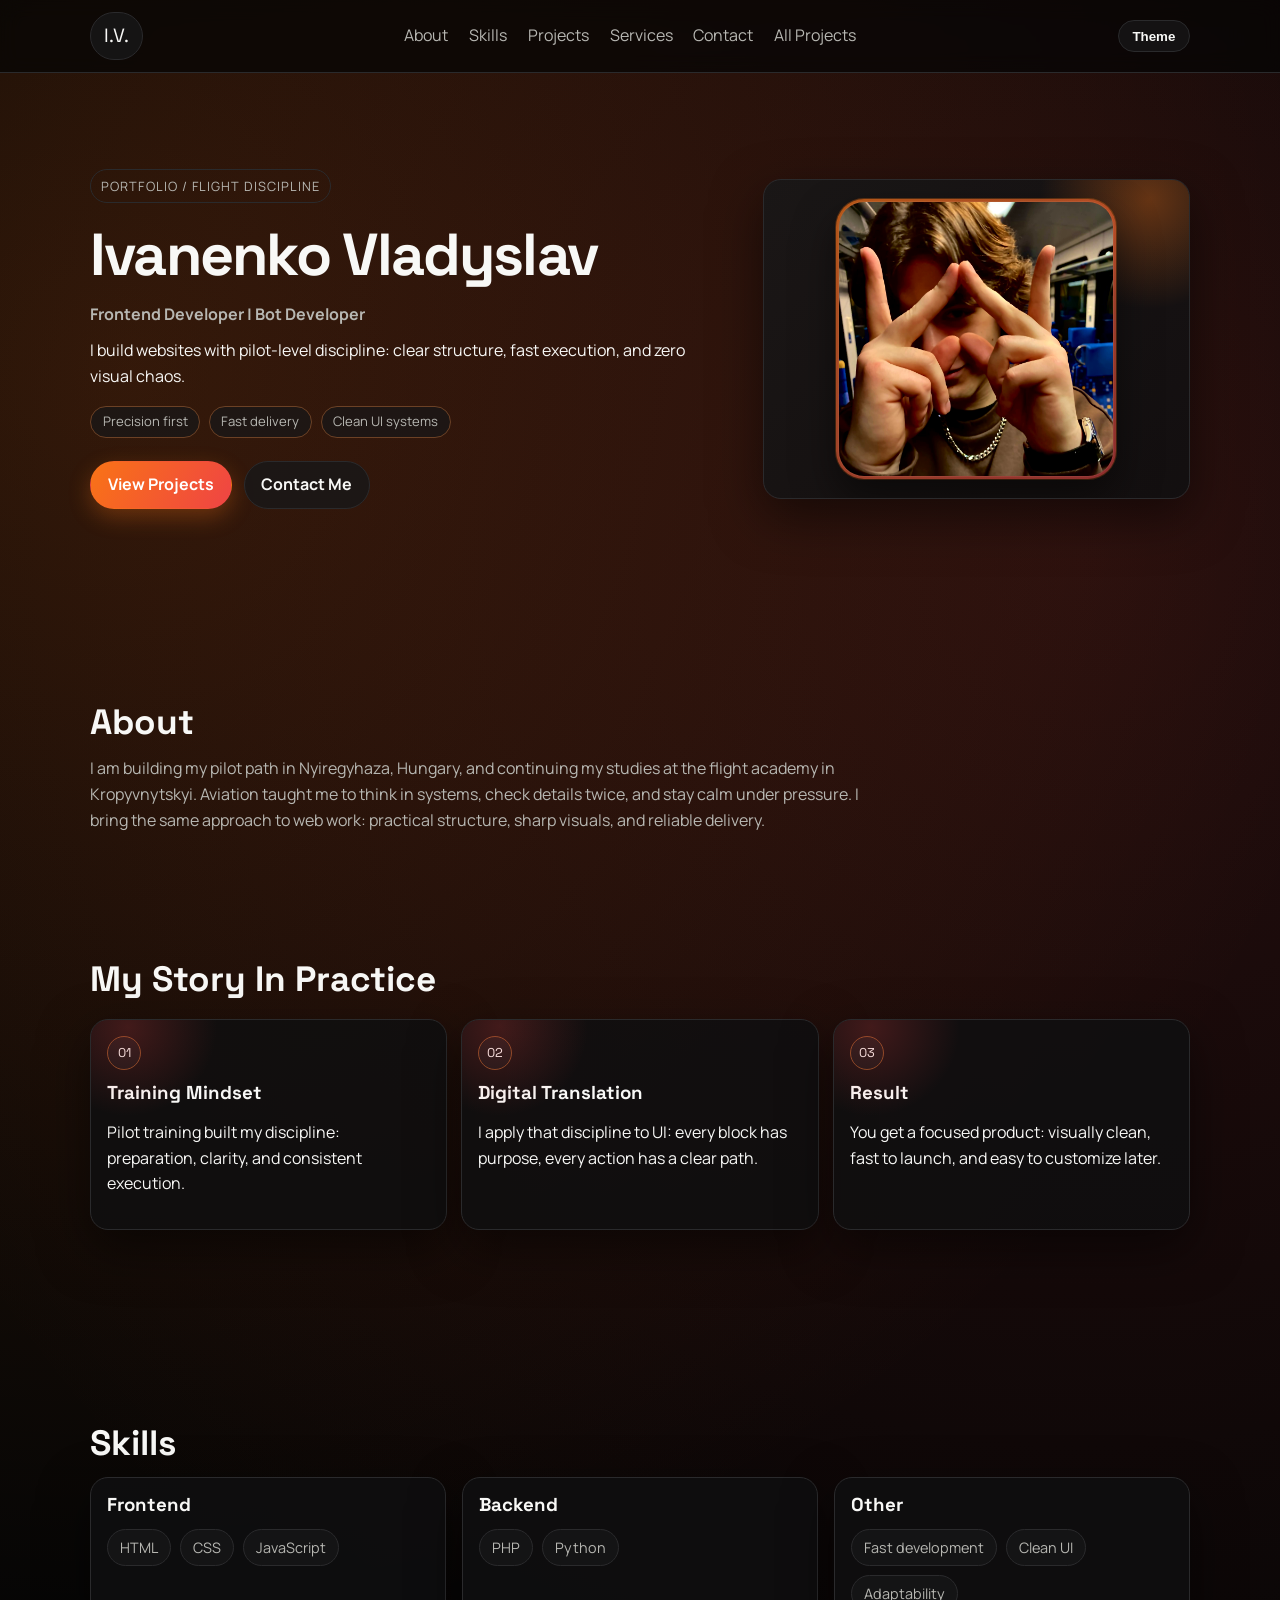
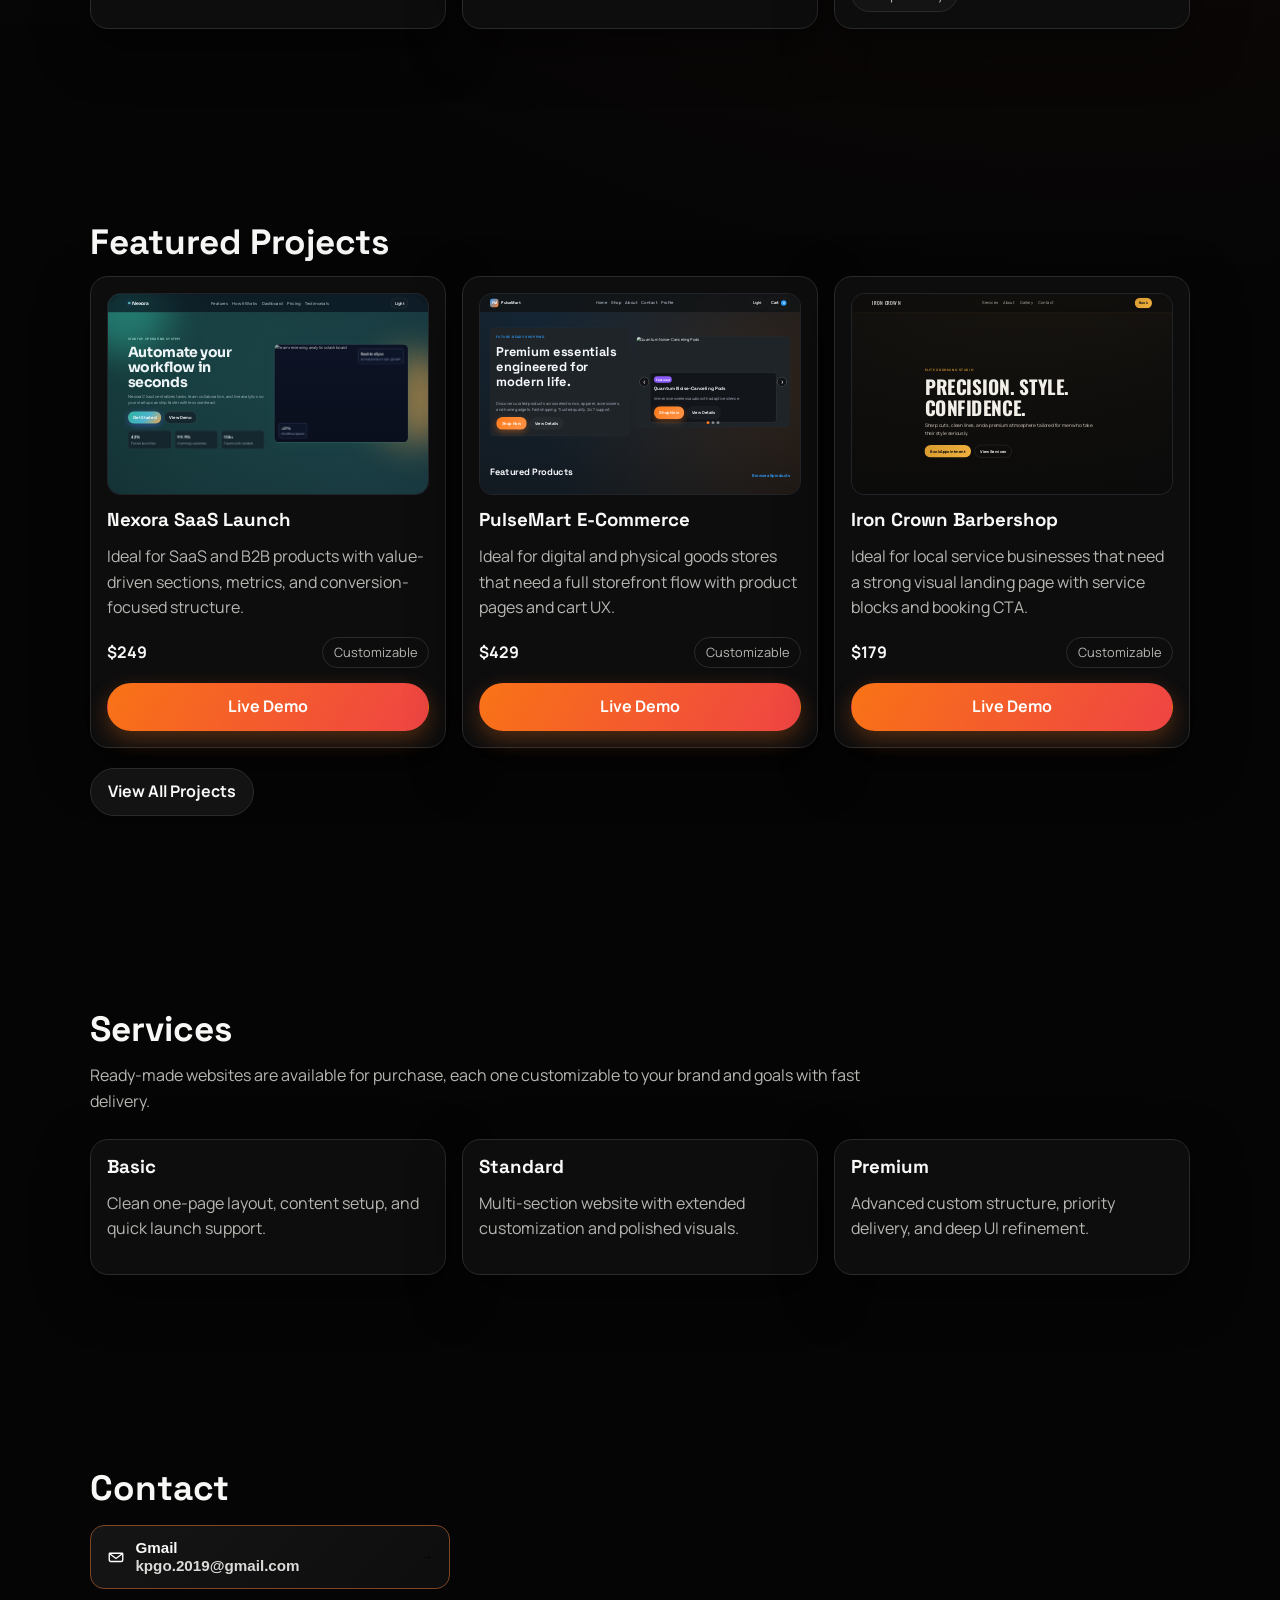
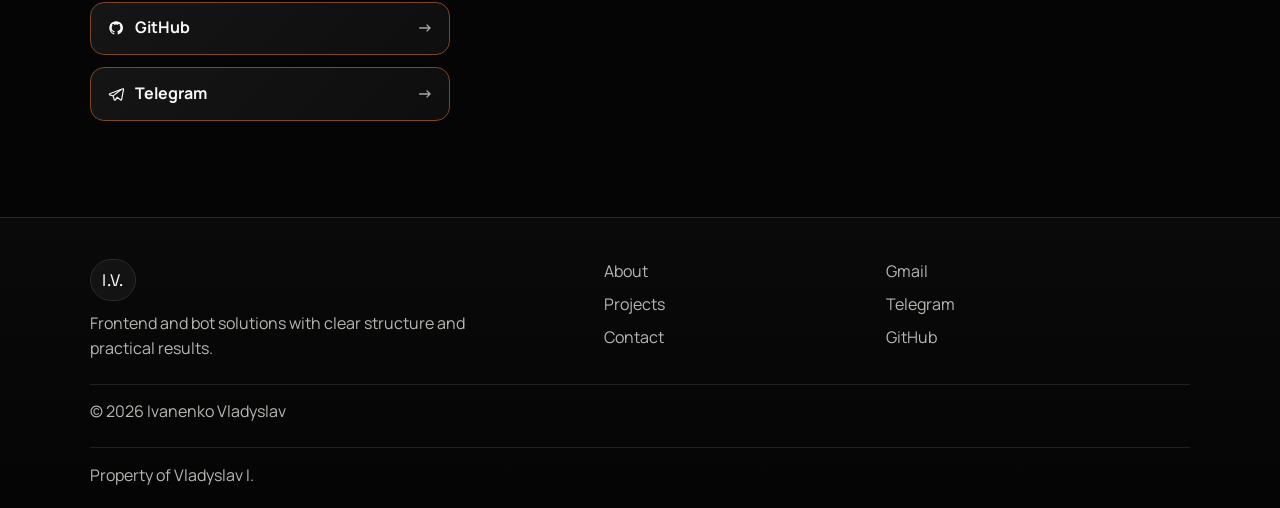
<file: PPAP/docs/Portfolio/index.html>
<!DOCTYPE html>
<html lang="en" data-theme="dark">
<head>
  <meta charset="UTF-8" />
  <meta name="viewport" content="width=device-width, initial-scale=1.0" />
  <title>Ivanenko Vladyslav | Frontend Developer</title>
  <meta name="description" content="Portfolio of Ivanenko Vladyslav - Frontend Developer and Bot Developer building fast, clean, customizable web products." />
  <meta name="keywords" content="Ivanenko Vladyslav, frontend developer, bot developer, portfolio, web products" />
  <meta name="author" content="Ivanenko Vladyslav" />
  <meta property="og:title" content="Ivanenko Vladyslav | Portfolio" />
  <meta property="og:description" content="I build fast, clean, and customizable web products." />
  <meta property="og:type" content="website" />
  <meta property="og:image" content="https://placehold.co/1200x630/0a0a0a/f97316?text=Ivanenko+Vladyslav+Portfolio" />
  <meta name="theme-color" content="#0a0d14" />
  <link rel="icon" href="data:image/svg+xml,%3Csvg xmlns='http://www.w3.org/2000/svg' viewBox='0 0 120 120'%3E%3Crect width='120' height='120' rx='26' fill='%23050505'/%3E%3Ctext x='60' y='74' text-anchor='middle' font-size='42' font-family='Arial,sans-serif' font-weight='700' fill='%23f97316'%3EI.V.%3C/text%3E%3C/svg%3E" />
  <link rel="preconnect" href="https://fonts.googleapis.com" />
  <link rel="preconnect" href="https://fonts.gstatic.com" crossorigin />
  <link href="https://fonts.googleapis.com/css2?family=Manrope:wght@400;500;700;800&family=Space+Grotesk:wght@500;700&display=swap" rel="stylesheet" />
  <link rel="stylesheet" href="style.css" />
</head>
<body>
  <header class="site-header">
    <div class="container nav-wrap">
      <a href="index.html" class="logo">I.V.</a>
      <nav class="nav" id="site-nav" aria-label="Main navigation">
        <a href="#about">About</a>
        <a href="#skills">Skills</a>
        <a href="#featured-projects">Projects</a>
        <a href="#services">Services</a>
        <a href="#contact">Contact</a>
        <a href="projects.html">All Projects</a>
      </nav>
      <div class="header-actions">
        <button class="theme-toggle" id="theme-toggle" type="button" aria-label="Toggle dark mode">Theme</button>
        <button class="nav-toggle" id="nav-toggle" type="button" aria-label="Toggle menu">Menu</button>
      </div>
    </div>
  </header>

  <main>
    <section class="hero section reveal" id="top">
      <div class="container hero-grid">
        <div class="hero-content">
          <p class="eyebrow">Portfolio / Flight Discipline</p>
          <h1>Ivanenko Vladyslav</h1>
          <p class="role">Frontend Developer | Bot Developer</p>
          <p class="tagline">I build websites with pilot-level discipline: clear structure, fast execution, and zero visual chaos.</p>
          <div class="hero-highlights" aria-label="Work principles">
            <span>Precision first</span>
            <span>Fast delivery</span>
            <span>Clean UI systems</span>
          </div>
          <div class="hero-buttons">
            <a class="btn btn-primary" href="projects.html">View Projects</a>
            <a class="btn btn-ghost" href="#contact">Contact Me</a>
          </div>
        </div>
        <div class="profile-card">
          <div class="avatar-shell">
            <img class="avatar-placeholder" src="photo_2026-03-20_23-18-55.jpg" alt="Ivanenko Vladyslav profile photo" />
          </div>
        </div>
      </div>
    </section>

    <section class="section reveal" id="about">
      <div class="container">
        <h2>About</h2>
        <p class="section-text">
          I am building my pilot path in Nyiregyhaza, Hungary, and continuing my studies at the flight academy in Kropyvnytskyi.
          Aviation taught me to think in systems, check details twice, and stay calm under pressure.
          I bring the same approach to web work: practical structure, sharp visuals, and reliable delivery.
        </p>
      </div>
    </section>

    <section class="section story-strip reveal" id="story">
      <div class="container">
        <h2>My Story In Practice</h2>
        <div class="story-grid">
          <article class="story-card card">
            <span class="story-step">01</span>
            <h3>Training Mindset</h3>
            <p>Pilot training built my discipline: preparation, clarity, and consistent execution.</p>
          </article>
          <article class="story-card card">
            <span class="story-step">02</span>
            <h3>Digital Translation</h3>
            <p>I apply that discipline to UI: every block has purpose, every action has a clear path.</p>
          </article>
          <article class="story-card card">
            <span class="story-step">03</span>
            <h3>Result</h3>
            <p>You get a focused product: visually clean, fast to launch, and easy to customize later.</p>
          </article>
        </div>
      </div>
    </section>

    <section class="section reveal" id="skills">
      <div class="container">
        <h2>Skills</h2>
        <div class="skill-groups">
          <article class="skill-group card">
            <h3>Frontend</h3>
            <div class="tags">
              <span>HTML</span>
              <span>CSS</span>
              <span>JavaScript</span>
            </div>
          </article>
          <article class="skill-group card">
            <h3>Backend</h3>
            <div class="tags">
              <span>PHP</span>
              <span>Python</span>
            </div>
          </article>
          <article class="skill-group card">
            <h3>Other</h3>
            <div class="tags">
              <span>Fast development</span>
              <span>Clean UI</span>
              <span>Adaptability</span>
            </div>
          </article>
        </div>
      </div>
    </section>

    <section class="section reveal" id="featured-projects">
      <div class="container">
        <div class="section-head">
          <h2>Featured Projects</h2>
        </div>
        <div class="projects-grid">
          <article class="project-card card">
            <div class="preview-frame" aria-hidden="true">
              <iframe src="../SaaS/index.html" title="SaaS startup template preview" loading="lazy" tabindex="-1"></iframe>
            </div>
            <h3>Nexora SaaS Launch</h3>
            <p>Ideal for SaaS and B2B products with value-driven sections, metrics, and conversion-focused structure.</p>
            <div class="project-meta">
              <strong>$249</strong>
              <span class="pill">Customizable</span>
            </div>
            <a class="btn btn-small" href="../SaaS/index.html" target="_blank" rel="noopener noreferrer">Live Demo</a>
          </article>
          <article class="project-card card">
            <div class="preview-frame" aria-hidden="true">
              <iframe src="../Full%20E-commerce/index.html" title="E-commerce store template preview" loading="lazy" tabindex="-1"></iframe>
            </div>
            <h3>PulseMart E-Commerce</h3>
            <p>Ideal for digital and physical goods stores that need a full storefront flow with product pages and cart UX.</p>
            <div class="project-meta">
              <strong>$429</strong>
              <span class="pill">Customizable</span>
            </div>
            <a class="btn btn-small" href="../Full%20E-commerce/index.html" target="_blank" rel="noopener noreferrer">Live Demo</a>
          </article>
          <article class="project-card card">
            <div class="preview-frame" aria-hidden="true">
              <iframe src="../Barbershop%20Landing/index.html" title="Barbershop landing preview" loading="lazy" tabindex="-1"></iframe>
            </div>
            <h3>Iron Crown Barbershop</h3>
            <p>Ideal for local service businesses that need a strong visual landing page with service blocks and booking CTA.</p>
            <div class="project-meta">
              <strong>$179</strong>
              <span class="pill">Customizable</span>
            </div>
            <a class="btn btn-small" href="../Barbershop%20Landing/index.html" target="_blank" rel="noopener noreferrer">Live Demo</a>
          </article>
        </div>
        <a class="btn btn-ghost section-button" href="projects.html">View All Projects</a>
      </div>
    </section>

    <section class="section reveal" id="services">
      <div class="container">
        <h2>Services</h2>
        <p class="section-text">
          Ready-made websites are available for purchase, each one customizable to your brand and goals with fast delivery.
        </p>
        <div class="pricing-grid">
          <article class="price-card card">
            <h3>Basic</h3>
            <p>Clean one-page layout, content setup, and quick launch support.</p>
          </article>
          <article class="price-card card">
            <h3>Standard</h3>
            <p>Multi-section website with extended customization and polished visuals.</p>
          </article>
          <article class="price-card card">
            <h3>Premium</h3>
            <p>Advanced custom structure, priority delivery, and deep UI refinement.</p>
          </article>
        </div>
      </div>
    </section>

    <section class="section reveal" id="contact">
      <div class="container">
        <h2>Contact</h2>
        <div class="contact-actions">
          <button class="btn contact-link" type="button" data-copy-email="kpgo.2019@gmail.com" aria-label="Copy Gmail address">
            <span class="contact-label-wrap">
              <svg class="contact-icon contact-icon-mail" viewBox="0 0 24 24" aria-hidden="true">
                <path d="M4 7h16a1 1 0 0 1 1 1v8a2 2 0 0 1-2 2H5a2 2 0 0 1-2-2V8a1 1 0 0 1 1-1z" fill="none" stroke="currentColor" stroke-width="1.8" />
                <path d="m4 8 8 6 8-6" fill="none" stroke="currentColor" stroke-width="1.8" />
              </svg>
              <span class="contact-text-stack">
                <span class="contact-main-label">Gmail</span>
                <span class="contact-email-text">kpgo.2019@gmail.com</span>
              </span>
            </span>
            <span class="contact-arrow" aria-hidden="true">→</span>
          </button>
          <a class="btn contact-link" href="https://github.com/Kpolish228?tab=overview&from=2026-03-01&to=2026-03-20" target="_blank" rel="noopener noreferrer">
            <span class="contact-label-wrap">
              <svg class="contact-icon" viewBox="0 0 24 24" aria-hidden="true">
                <path d="M12 3a9 9 0 0 0-2.84 17.54c.45.08.62-.2.62-.46v-1.6c-2.53.55-3.06-1.1-3.06-1.1a2.4 2.4 0 0 0-1-1.32c-.82-.56.06-.55.06-.55a1.9 1.9 0 0 1 1.39.94 1.96 1.96 0 0 0 2.66.77 1.94 1.94 0 0 1 .58-1.24c-2.02-.23-4.15-1.01-4.15-4.48a3.47 3.47 0 0 1 .93-2.42 3.2 3.2 0 0 1 .09-2.39s.76-.24 2.5.92a8.6 8.6 0 0 1 4.55 0c1.73-1.16 2.5-.92 2.5-.92a3.2 3.2 0 0 1 .09 2.39 3.47 3.47 0 0 1 .93 2.42c0 3.48-2.14 4.24-4.17 4.47a2.17 2.17 0 0 1 .62 1.69v2.52c0 .26.17.54.63.45A9 9 0 0 0 12 3z" fill="currentColor" />
              </svg>
              <span>GitHub</span>
            </span>
            <span class="contact-arrow" aria-hidden="true">→</span>
          </a>
          <a class="btn contact-link" href="https://t.me/EsShift" target="_blank" rel="noopener noreferrer">
            <span class="contact-label-wrap">
              <svg class="contact-icon" viewBox="0 0 24 24" aria-hidden="true">
                <path d="M21 5 3.6 11.7a.75.75 0 0 0 .06 1.42l4.43 1.4 1.64 5.2a.76.76 0 0 0 1.37.17l2.5-3.42 4.67 3.45a.75.75 0 0 0 1.18-.42L22 5.97A.75.75 0 0 0 21 5z" fill="none" stroke="currentColor" stroke-width="1.6" />
                <path d="m8.15 14.5 10.74-8.47" fill="none" stroke="currentColor" stroke-width="1.6" />
              </svg>
              <span>Telegram</span>
            </span>
            <span class="contact-arrow" aria-hidden="true">→</span>
          </a>
        </div>
      </div>
    </section>
  </main>

  <footer class="site-footer">
    <div class="container footer-grid">
      <div class="footer-brand">
        <a href="index.html" class="footer-logo">I.V.</a>
        <p>Frontend and bot solutions with clear structure and practical results.</p>
      </div>
      <nav class="footer-nav" aria-label="Footer navigation">
        <a href="#about">About</a>
        <a href="#featured-projects">Projects</a>
        <a href="#contact">Contact</a>
      </nav>
      <div class="footer-links">
        <a href="#" data-copy-email="kpgo.2019@gmail.com">Gmail</a>
        <a href="https://t.me/EsShift" target="_blank" rel="noopener noreferrer">Telegram</a>
        <a href="https://github.com/Kpolish228?tab=overview&from=2026-03-01&to=2026-03-20" target="_blank" rel="noopener noreferrer">GitHub</a>
      </div>
      <p class="footer-copy">© <span data-current-year></span> Ivanenko Vladyslav</p>
      <p class="footer-copy">Property of Vladyslav I.</p>
    </div>
  </footer>

  <script src="script.js"></script>
</body>
</html>
</file>
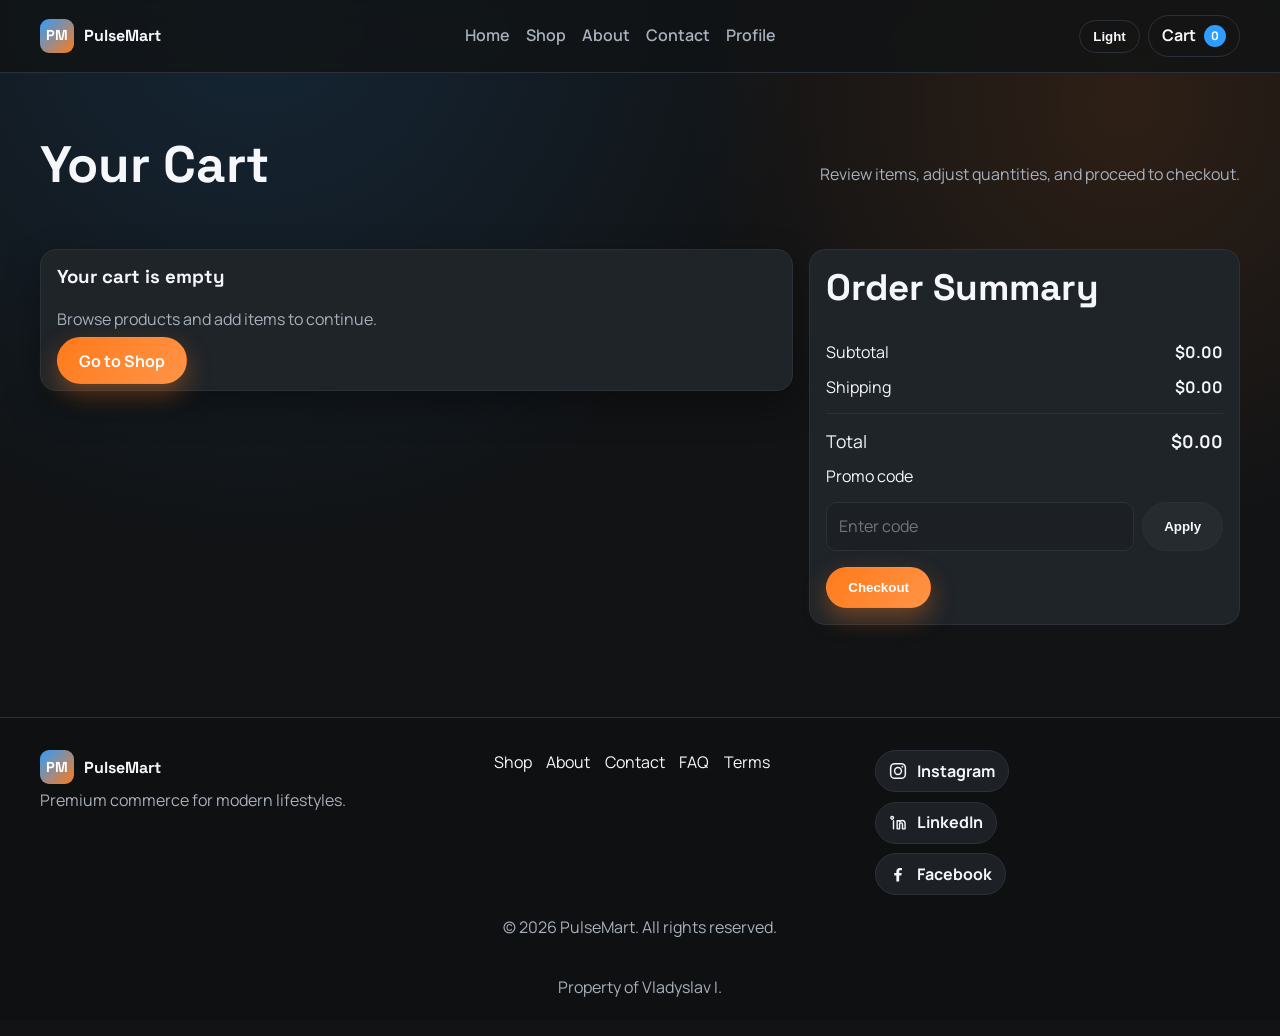
<file: PPAP/docs/Full E-commerce/cart.html>
<!DOCTYPE html>
<html lang="en">
<head>
  <meta charset="UTF-8" />
  <meta name="viewport" content="width=device-width, initial-scale=1.0" />
  <meta name="description" content="Review your cart, edit quantities, apply promo codes, and checkout on PulseMart." />
  <meta name="keywords" content="cart, checkout, ecommerce" />
  <meta name="author" content="PulseMart" />
  <meta name="theme-color" content="#111315" />
  <title>Cart | PulseMart</title>
  <link rel="icon" type="image/png" href="https://picsum.photos/seed/pulsemart-favicon/64/64" />
  <link rel="preconnect" href="https://fonts.googleapis.com" />
  <link rel="preconnect" href="https://fonts.gstatic.com" crossorigin />
  <link href="https://fonts.googleapis.com/css2?family=Space+Grotesk:wght@400;500;700&family=Manrope:wght@400;600;700;800&display=swap" rel="stylesheet" />
  <link rel="stylesheet" href="style.css" />
</head>
<body data-page="cart">
  <header class="site-header">
    <nav class="navbar container" aria-label="Main navigation">
      <a href="index.html" class="logo" aria-label="PulseMart Home"><span class="logo-mark">PM</span><span>PulseMart</span></a>
      <button class="menu-toggle" id="menuToggle" aria-label="Toggle menu" aria-expanded="false" aria-controls="mobileMenu"><span></span><span></span><span></span></button>
      <ul class="menu" id="desktopMenu">
        <li><a href="index.html">Home</a></li>
        <li><a href="products.html">Shop</a></li>
        <li><a href="index.html#about">About</a></li>
        <li><a href="index.html#contact">Contact</a></li>
        <li><a href="profile.html">Profile</a></li>
      </ul>
      <div class="nav-actions">
        <button class="theme-toggle" id="themeToggle" aria-label="Toggle dark or light mode">Theme</button>
        <a href="cart.html" class="cart-link" aria-label="View cart">Cart <span class="cart-count" id="cartCount">0</span></a>
      </div>
    </nav>
    <div class="mobile-menu" id="mobileMenu">
      <a href="index.html">Home</a>
      <a href="products.html">Shop</a>
      <a href="index.html#about">About</a>
      <a href="index.html#contact">Contact</a>
      <a href="profile.html">Profile</a>
      <a href="cart.html">Cart</a>
    </div>
  </header>

  <main class="section container">
    <div class="section-head reveal">
      <h1>Your Cart</h1>
      <p>Review items, adjust quantities, and proceed to checkout.</p>
    </div>

    <div class="cart-layout">
      <section id="cartItems" class="cart-items reveal" aria-label="Cart items"></section>

      <aside class="order-summary reveal">
        <h2>Order Summary</h2>
        <div class="summary-row"><span>Subtotal</span><strong id="subtotal">$0.00</strong></div>
        <div class="summary-row"><span>Shipping</span><strong id="shipping">$0.00</strong></div>
        <div class="summary-row total"><span>Total</span><strong id="total">$0.00</strong></div>

        <label for="promoCode">Promo code</label>
        <div class="promo-wrap">
          <input type="text" id="promoCode" placeholder="Enter code" />
          <button class="btn btn-ghost" id="applyPromo">Apply</button>
        </div>

        <button class="btn btn-primary" id="checkoutBtn">Checkout</button>
      </aside>
    </div>
  </main>

  <footer class="site-footer">
    <div class="container footer-grid">
      <div>
        <a href="index.html" class="logo"><span class="logo-mark">PM</span><span>PulseMart</span></a>
        <p>Premium commerce for modern lifestyles.</p>
      </div>
      <div class="footer-links">
        <a href="products.html">Shop</a>
        <a href="index.html#about">About</a>
        <a href="index.html#contact">Contact</a>
        <a href="#">FAQ</a>
        <a href="#">Terms</a>
      </div>
      <div class="footer-socials">
        <a class="social-btn" href="https://www.instagram.com/" target="_blank" rel="noopener noreferrer" aria-label="Instagram">
          <span class="social-icon" aria-hidden="true">
            <svg viewBox="0 0 24 24" fill="none" xmlns="http://www.w3.org/2000/svg"><rect x="3.2" y="3.2" width="17.6" height="17.6" rx="5" stroke="currentColor" stroke-width="1.8"/><circle cx="12" cy="12" r="4.1" stroke="currentColor" stroke-width="1.8"/><circle cx="17.3" cy="6.8" r="1.1" fill="currentColor"/></svg>
          </span>
          <span>Instagram</span>
        </a>
        <a class="social-btn" href="https://www.linkedin.com/" target="_blank" rel="noopener noreferrer" aria-label="LinkedIn">
          <span class="social-icon" aria-hidden="true">
            <svg viewBox="0 0 24 24" fill="none" xmlns="http://www.w3.org/2000/svg"><path d="M6.6 9.2V19M6.6 5.8a1.6 1.6 0 1 0 0 .01V5.8ZM11 19V9.2h3v1.4c.5-.9 1.6-1.6 3.1-1.6 2.2 0 3.4 1.5 3.4 4.2V19h-3.1v-5.2c0-1.2-.4-2-1.6-2-.9 0-1.5.6-1.8 1.2-.1.2-.1.5-.1.8V19H11Z" stroke="currentColor" stroke-width="1.7" stroke-linecap="round" stroke-linejoin="round"/></svg>
          </span>
          <span>LinkedIn</span>
        </a>
        <a class="social-btn" href="https://www.facebook.com/" target="_blank" rel="noopener noreferrer" aria-label="Facebook">
          <span class="social-icon" aria-hidden="true">
            <svg viewBox="0 0 24 24" fill="none" xmlns="http://www.w3.org/2000/svg"><path d="M13.4 21v-7.2h2.6l.4-2.9h-3v-1.9c0-.9.3-1.5 1.6-1.5h1.7V4.9c-.3 0-1.3-.1-2.5-.1-2.5 0-4.2 1.5-4.2 4.3v1.8H7.5v2.9H10V21h3.4z" fill="currentColor"/></svg>
          </span>
          <span>Facebook</span>
        </a>
      </div>
    </div>
    <p class="copyright">&copy; <span id="year"></span> PulseMart. All rights reserved.</p>
    <p class="copyright">Property of Vladyslav I.</p>
  </footer>

  <script src="script.js"></script>
</body>
</html>
</file>
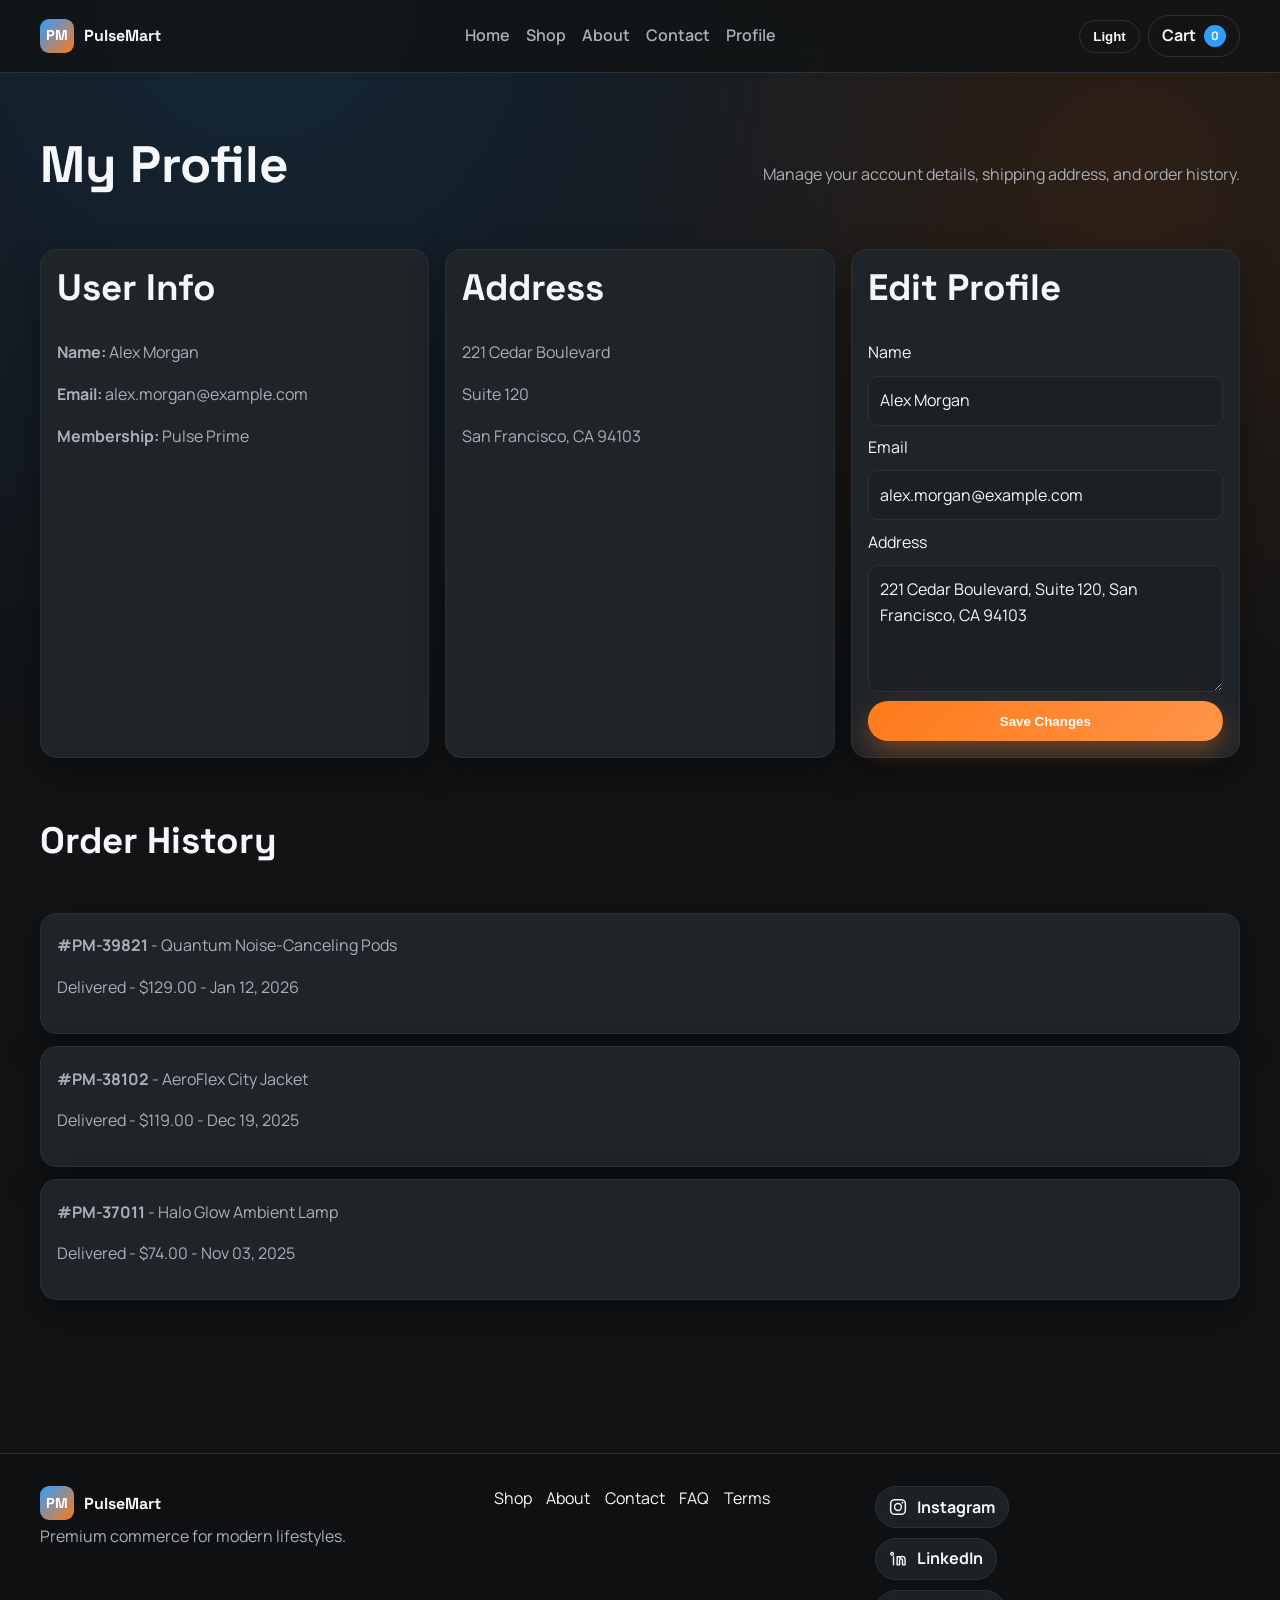
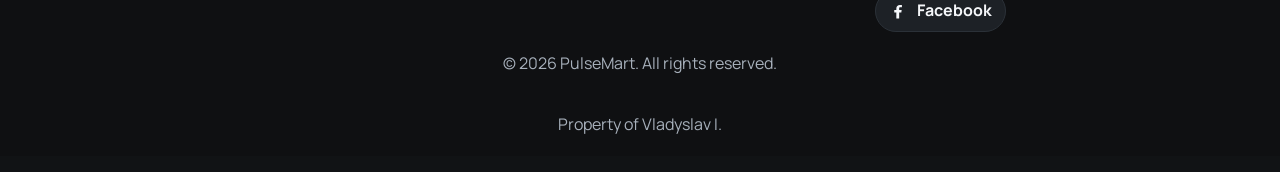
<file: PPAP/docs/Full E-commerce/profile.html>
<!DOCTYPE html>
<html lang="en">
<head>
  <meta charset="UTF-8" />
  <meta name="viewport" content="width=device-width, initial-scale=1.0" />
  <meta name="description" content="Manage your account, orders, and saved address on PulseMart." />
  <meta name="keywords" content="profile, orders, account" />
  <meta name="author" content="PulseMart" />
  <meta name="theme-color" content="#111315" />
  <title>Profile | PulseMart</title>
  <link rel="icon" type="image/png" href="https://picsum.photos/seed/pulsemart-favicon/64/64" />
  <link rel="preconnect" href="https://fonts.googleapis.com" />
  <link rel="preconnect" href="https://fonts.gstatic.com" crossorigin />
  <link href="https://fonts.googleapis.com/css2?family=Space+Grotesk:wght@400;500;700&family=Manrope:wght@400;600;700;800&display=swap" rel="stylesheet" />
  <link rel="stylesheet" href="style.css" />
</head>
<body data-page="profile">
  <header class="site-header">
    <nav class="navbar container" aria-label="Main navigation">
      <a href="index.html" class="logo" aria-label="PulseMart Home"><span class="logo-mark">PM</span><span>PulseMart</span></a>
      <button class="menu-toggle" id="menuToggle" aria-label="Toggle menu" aria-expanded="false" aria-controls="mobileMenu"><span></span><span></span><span></span></button>
      <ul class="menu" id="desktopMenu">
        <li><a href="index.html">Home</a></li>
        <li><a href="products.html">Shop</a></li>
        <li><a href="index.html#about">About</a></li>
        <li><a href="index.html#contact">Contact</a></li>
        <li><a href="profile.html">Profile</a></li>
      </ul>
      <div class="nav-actions">
        <button class="theme-toggle" id="themeToggle" aria-label="Toggle dark or light mode">Theme</button>
        <a href="cart.html" class="cart-link" aria-label="View cart">Cart <span class="cart-count" id="cartCount">0</span></a>
      </div>
    </nav>
    <div class="mobile-menu" id="mobileMenu">
      <a href="index.html">Home</a>
      <a href="products.html">Shop</a>
      <a href="index.html#about">About</a>
      <a href="index.html#contact">Contact</a>
      <a href="profile.html">Profile</a>
      <a href="cart.html">Cart</a>
    </div>
  </header>

  <main class="section container">
    <div class="section-head reveal">
      <h1>My Profile</h1>
      <p>Manage your account details, shipping address, and order history.</p>
    </div>

    <section class="profile-grid">
      <article class="panel reveal">
        <h2>User Info</h2>
        <p><strong>Name:</strong> Alex Morgan</p>
        <p><strong>Email:</strong> alex.morgan@example.com</p>
        <p><strong>Membership:</strong> Pulse Prime</p>
      </article>

      <article class="panel reveal">
        <h2>Address</h2>
        <p>221 Cedar Boulevard</p>
        <p>Suite 120</p>
        <p>San Francisco, CA 94103</p>
      </article>

      <article class="panel reveal profile-edit">
        <h2>Edit Profile</h2>
        <form id="profileForm">
          <label for="profileName">Name</label>
          <input id="profileName" type="text" value="Alex Morgan" />
          <label for="profileEmail">Email</label>
          <input id="profileEmail" type="email" value="alex.morgan@example.com" />
          <label for="profileAddress">Address</label>
          <textarea id="profileAddress" rows="4">221 Cedar Boulevard, Suite 120, San Francisco, CA 94103</textarea>
          <button type="submit" class="btn btn-primary">Save Changes</button>
        </form>
      </article>
    </section>

    <section class="section">
      <div class="section-head reveal"><h2>Order History</h2></div>
      <div class="order-list reveal">
        <article class="order-item">
          <p><strong>#PM-39821</strong> - Quantum Noise-Canceling Pods</p>
          <p>Delivered - $129.00 - Jan 12, 2026</p>
        </article>
        <article class="order-item">
          <p><strong>#PM-38102</strong> - AeroFlex City Jacket</p>
          <p>Delivered - $119.00 - Dec 19, 2025</p>
        </article>
        <article class="order-item">
          <p><strong>#PM-37011</strong> - Halo Glow Ambient Lamp</p>
          <p>Delivered - $74.00 - Nov 03, 2025</p>
        </article>
      </div>
    </section>
  </main>

  <footer class="site-footer">
    <div class="container footer-grid">
      <div>
        <a href="index.html" class="logo"><span class="logo-mark">PM</span><span>PulseMart</span></a>
        <p>Premium commerce for modern lifestyles.</p>
      </div>
      <div class="footer-links">
        <a href="products.html">Shop</a>
        <a href="index.html#about">About</a>
        <a href="index.html#contact">Contact</a>
        <a href="#">FAQ</a>
        <a href="#">Terms</a>
      </div>
      <div class="footer-socials">
        <a class="social-btn" href="https://www.instagram.com/" target="_blank" rel="noopener noreferrer" aria-label="Instagram">
          <span class="social-icon" aria-hidden="true">
            <svg viewBox="0 0 24 24" fill="none" xmlns="http://www.w3.org/2000/svg"><rect x="3.2" y="3.2" width="17.6" height="17.6" rx="5" stroke="currentColor" stroke-width="1.8"/><circle cx="12" cy="12" r="4.1" stroke="currentColor" stroke-width="1.8"/><circle cx="17.3" cy="6.8" r="1.1" fill="currentColor"/></svg>
          </span>
          <span>Instagram</span>
        </a>
        <a class="social-btn" href="https://www.linkedin.com/" target="_blank" rel="noopener noreferrer" aria-label="LinkedIn">
          <span class="social-icon" aria-hidden="true">
            <svg viewBox="0 0 24 24" fill="none" xmlns="http://www.w3.org/2000/svg"><path d="M6.6 9.2V19M6.6 5.8a1.6 1.6 0 1 0 0 .01V5.8ZM11 19V9.2h3v1.4c.5-.9 1.6-1.6 3.1-1.6 2.2 0 3.4 1.5 3.4 4.2V19h-3.1v-5.2c0-1.2-.4-2-1.6-2-.9 0-1.5.6-1.8 1.2-.1.2-.1.5-.1.8V19H11Z" stroke="currentColor" stroke-width="1.7" stroke-linecap="round" stroke-linejoin="round"/></svg>
          </span>
          <span>LinkedIn</span>
        </a>
        <a class="social-btn" href="https://www.facebook.com/" target="_blank" rel="noopener noreferrer" aria-label="Facebook">
          <span class="social-icon" aria-hidden="true">
            <svg viewBox="0 0 24 24" fill="none" xmlns="http://www.w3.org/2000/svg"><path d="M13.4 21v-7.2h2.6l.4-2.9h-3v-1.9c0-.9.3-1.5 1.6-1.5h1.7V4.9c-.3 0-1.3-.1-2.5-.1-2.5 0-4.2 1.5-4.2 4.3v1.8H7.5v2.9H10V21h3.4z" fill="currentColor"/></svg>
          </span>
          <span>Facebook</span>
        </a>
      </div>
    </div>
    <p class="copyright">&copy; <span id="year"></span> PulseMart. All rights reserved.</p>
    <p class="copyright">Property of Vladyslav I.</p>
  </footer>

  <script src="script.js"></script>
</body>
</html>
</file>
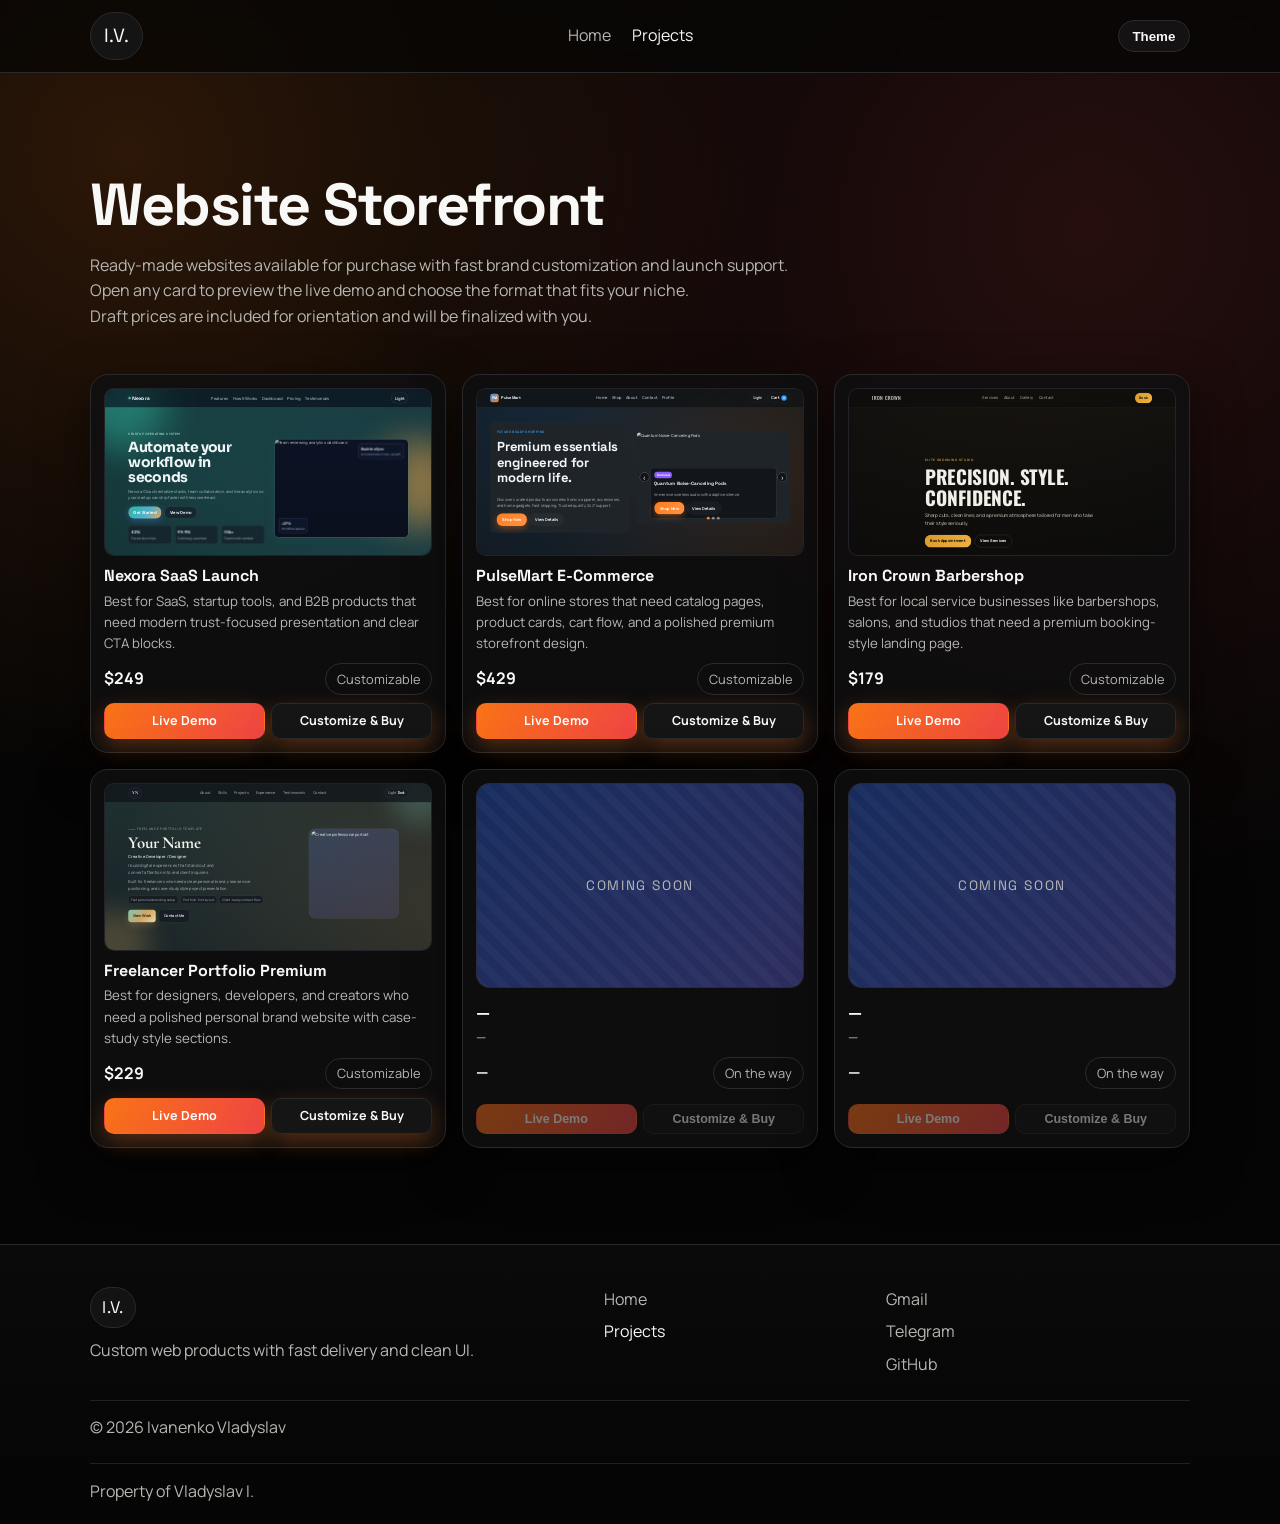
<file: PPAP/docs/Portfolio/projects.html>
<!DOCTYPE html>
<html lang="en" data-theme="dark">
<head>
  <meta charset="UTF-8" />
  <meta name="viewport" content="width=device-width, initial-scale=1.0" />
  <title>Projects | Ivanenko Vladyslav</title>
  <meta name="description" content="Ready-made web projects by Vladyslav I. with customization and fast delivery." />
  <meta name="keywords" content="web projects, portfolio, customization, frontend, developer" />
  <meta name="author" content="Ivanenko Vladyslav" />
  <meta property="og:title" content="Projects | Ivanenko Vladyslav" />
  <meta property="og:description" content="Ready-made web products you can purchase and customize." />
  <meta property="og:type" content="website" />
  <meta name="theme-color" content="#0a0d14" />
  <link rel="icon" href="data:image/svg+xml,%3Csvg xmlns='http://www.w3.org/2000/svg' viewBox='0 0 120 120'%3E%3Crect width='120' height='120' rx='26' fill='%23050505'/%3E%3Ctext x='60' y='74' text-anchor='middle' font-size='42' font-family='Arial,sans-serif' font-weight='700' fill='%23f97316'%3EI.V.%3C/text%3E%3C/svg%3E" />
  <link rel="preconnect" href="https://fonts.googleapis.com" />
  <link rel="preconnect" href="https://fonts.gstatic.com" crossorigin />
  <link href="https://fonts.googleapis.com/css2?family=Manrope:wght@400;500;700;800&family=Space+Grotesk:wght@500;700&display=swap" rel="stylesheet" />
  <link rel="stylesheet" href="style.css" />
</head>
<body>
  <header class="site-header">
    <div class="container nav-wrap">
      <a href="index.html" class="logo">I.V.</a>
      <nav class="nav" id="site-nav" aria-label="Main navigation">
        <a href="index.html">Home</a>
        <a href="projects.html" aria-current="page">Projects</a>
      </nav>
      <div class="header-actions">
        <button class="theme-toggle" id="theme-toggle" type="button" aria-label="Toggle dark mode">Theme</button>
        <button class="nav-toggle" id="nav-toggle" type="button" aria-label="Toggle menu">Menu</button>
      </div>
    </div>
  </header>

  <main>
    <section class="section projects-intro reveal">
      <div class="container">
        <h1>Website Storefront</h1>
        <p class="section-text">
          Ready-made websites available for purchase with fast brand customization and launch support.<br />
          Open any card to preview the live demo and choose the format that fits your niche.<br />
          Draft prices are included for orientation and will be finalized with you.
        </p>
      </div>
    </section>

    <section class="section projects-list reveal">
      <div class="container">
        <div class="projects-grid">
          <article class="project-card card">
            <div class="preview-frame" aria-hidden="true">
              <iframe src="../SaaS/index.html" title="SaaS startup template preview" loading="lazy" tabindex="-1"></iframe>
            </div>
            <h3>Nexora SaaS Launch</h3>
            <p>Best for SaaS, startup tools, and B2B products that need modern trust-focused presentation and clear CTA blocks.</p>
            <div class="project-meta">
              <strong>$249</strong>
              <span class="pill">Customizable</span>
            </div>
            <div class="project-actions">
              <a class="btn btn-small" href="../SaaS/index.html" target="_blank" rel="noopener noreferrer">Live Demo</a>
              <a class="btn btn-small btn-ghost" href="index.html#contact">Customize &amp; Buy</a>
            </div>
          </article>

          <article class="project-card card">
            <div class="preview-frame" aria-hidden="true">
              <iframe src="../Full%20E-commerce/index.html" title="E-commerce store template preview" loading="lazy" tabindex="-1"></iframe>
            </div>
            <h3>PulseMart E-Commerce</h3>
            <p>Best for online stores that need catalog pages, product cards, cart flow, and a polished premium storefront design.</p>
            <div class="project-meta">
              <strong>$429</strong>
              <span class="pill">Customizable</span>
            </div>
            <div class="project-actions">
              <a class="btn btn-small" href="../Full%20E-commerce/index.html" target="_blank" rel="noopener noreferrer">Live Demo</a>
              <a class="btn btn-small btn-ghost" href="index.html#contact">Customize &amp; Buy</a>
            </div>
          </article>

          <article class="project-card card">
            <div class="preview-frame" aria-hidden="true">
              <iframe src="../Barbershop%20Landing/index.html" title="Barbershop landing preview" loading="lazy" tabindex="-1"></iframe>
            </div>
            <h3>Iron Crown Barbershop</h3>
            <p>Best for local service businesses like barbershops, salons, and studios that need a premium booking-style landing page.</p>
            <div class="project-meta">
              <strong>$179</strong>
              <span class="pill">Customizable</span>
            </div>
            <div class="project-actions">
              <a class="btn btn-small" href="../Barbershop%20Landing/index.html" target="_blank" rel="noopener noreferrer">Live Demo</a>
              <a class="btn btn-small btn-ghost" href="index.html#contact">Customize &amp; Buy</a>
            </div>
          </article>

          <article class="project-card card">
            <div class="preview-frame" aria-hidden="true">
              <iframe src="../Portfolio%20For%20Freelancers/index.html" title="Freelancer portfolio template preview" loading="lazy" tabindex="-1"></iframe>
            </div>
            <h3>Freelancer Portfolio Premium</h3>
            <p>Best for designers, developers, and creators who need a polished personal brand website with case-study style sections.</p>
            <div class="project-meta">
              <strong>$229</strong>
              <span class="pill">Customizable</span>
            </div>
            <div class="project-actions">
              <a class="btn btn-small" href="../Portfolio%20For%20Freelancers/index.html" target="_blank" rel="noopener noreferrer">Live Demo</a>
              <a class="btn btn-small btn-ghost" href="index.html#contact">Customize &amp; Buy</a>
            </div>
          </article>

          <article class="project-card card">
            <div class="media-placeholder preview-coming" aria-hidden="true">COMING SOON</div>
            <h3>—</h3>
            <p>—</p>
            <div class="project-meta">
              <strong>—</strong>
              <span class="pill">On the way</span>
            </div>
            <div class="project-actions">
              <button class="btn btn-small" type="button" disabled>Live Demo</button>
              <button class="btn btn-small btn-ghost" type="button" disabled>Customize &amp; Buy</button>
            </div>
          </article>

          <article class="project-card card">
            <div class="media-placeholder preview-coming" aria-hidden="true">COMING SOON</div>
            <h3>—</h3>
            <p>—</p>
            <div class="project-meta">
              <strong>—</strong>
              <span class="pill">On the way</span>
            </div>
            <div class="project-actions">
              <button class="btn btn-small" type="button" disabled>Live Demo</button>
              <button class="btn btn-small btn-ghost" type="button" disabled>Customize &amp; Buy</button>
            </div>
          </article>
        </div>
      </div>
    </section>
  </main>

  <footer class="site-footer">
    <div class="container footer-grid">
      <div class="footer-brand">
        <a href="index.html" class="footer-logo">I.V.</a>
        <p>Custom web products with fast delivery and clean UI.</p>
      </div>
      <nav class="footer-nav" aria-label="Footer navigation">
        <a href="index.html">Home</a>
        <a href="projects.html" aria-current="page">Projects</a>
      </nav>
      <div class="footer-links">
        <a href="#" data-copy-email="kpgo.2019@gmail.com">Gmail</a>
        <a href="https://t.me/EsShift" target="_blank" rel="noopener noreferrer">Telegram</a>
        <a href="https://github.com/Kpolish228?tab=overview&from=2026-03-01&to=2026-03-20" target="_blank" rel="noopener noreferrer">GitHub</a>
      </div>
      <p class="footer-copy">© <span data-current-year></span> Ivanenko Vladyslav</p>
      <p class="footer-copy">Property of Vladyslav I.</p>
    </div>
  </footer>

  <script src="script.js"></script>
</body>
</html>
</file>
<file: PPAP/docs/Portfolio/style.css>
:root {
  --bg: #050505;
  --bg-soft: #0f0f10;
  --surface: #171718;
  --text: #f8f8f6;
  --text-muted: #b7b7b2;
  --border: #2a2a2c;
  --accent-a: #f97316;
  --accent-b: #ef4444;
  --accent-grad: linear-gradient(120deg, var(--accent-a), var(--accent-b));
  --shadow: 0 18px 50px rgba(0, 0, 0, 0.5);
  --radius: 18px;
}

html[data-theme="light"] {
  --bg: #ffffff;
  --bg-soft: #ffffff;
  --surface: #fbfbfa;
  --text: #121212;
  --text-muted: #5e5e5a;
  --border: #e7e7e2;
  --accent-a: #ea580c;
  --accent-b: #dc2626;
  --shadow: 0 18px 40px rgba(12, 12, 12, 0.1);
}

* {
  box-sizing: border-box;
}

html {
  scroll-behavior: smooth;
}

body {
  margin: 0;
  font-family: "Manrope", sans-serif;
  color: var(--text);
  background:
    radial-gradient(circle at 10% 10%, rgba(249, 115, 22, 0.16), transparent 36%),
    radial-gradient(circle at 85% 15%, rgba(239, 68, 68, 0.14), transparent 40%),
    var(--bg);
  line-height: 1.6;
}

h1,
h2,
h3 {
  font-family: "Space Grotesk", sans-serif;
  line-height: 1.2;
  margin: 0 0 0.8rem;
}

h1 {
  font-size: clamp(2.1rem, 8vw, 3.7rem);
  letter-spacing: -0.03em;
}

h2 {
  font-size: clamp(1.6rem, 5.8vw, 2.2rem);
}

a {
  color: inherit;
  text-decoration: none;
}

.container {
  width: min(1100px, 92vw);
  margin-inline: auto;
}

.section {
  padding: clamp(3.2rem, 8vw, 6rem) 0;
}

.section-text {
  color: var(--text-muted);
  max-width: 780px;
  margin: 0;
}

.site-header {
  position: sticky;
  top: 0;
  z-index: 20;
  backdrop-filter: blur(10px);
  background: color-mix(in srgb, var(--bg) 72%, transparent);
  border-bottom: 1px solid var(--border);
}

.nav-wrap {
  display: flex;
  align-items: center;
  justify-content: space-between;
  min-height: 72px;
  gap: 1rem;
}

.logo {
  font-family: "Space Grotesk", sans-serif;
  font-size: 1.2rem;
  padding: 0.45rem 0.8rem;
  border: 1px solid var(--border);
  border-radius: 999px;
  background: color-mix(in srgb, var(--surface) 80%, transparent);
}

.nav {
  display: none;
  position: absolute;
  top: 72px;
  left: 0;
  right: 0;
  background: color-mix(in srgb, var(--bg-soft) 90%, transparent);
  border-bottom: 1px solid var(--border);
  padding: 0.8rem 4vw 1rem;
  gap: 0.4rem;
  flex-direction: column;
}

.nav a {
  color: var(--text-muted);
  padding: 0.5rem 0;
}

.nav a:hover,
.nav a[aria-current="page"] {
  color: var(--text);
}

.nav.is-open {
  display: flex;
}

.header-actions {
  display: flex;
  gap: 0.55rem;
}

.theme-toggle,
.nav-toggle {
  border: 1px solid var(--border);
  background: color-mix(in srgb, var(--surface) 75%, transparent);
  color: var(--text);
  border-radius: 999px;
  padding: 0.48rem 0.85rem;
  cursor: pointer;
  font-weight: 700;
}

.hero-grid {
  display: grid;
  gap: 1.5rem;
  align-items: center;
}

.eyebrow {
  display: inline-block;
  margin: 0 0 1rem;
  padding: 0.35rem 0.65rem;
  border-radius: 999px;
  border: 1px solid var(--border);
  font-size: 0.8rem;
  letter-spacing: 0.08em;
  text-transform: uppercase;
  color: var(--text-muted);
}

.role {
  margin: 0 0 0.65rem;
  color: var(--text-muted);
  font-weight: 700;
}

.tagline {
  margin: 0;
  max-width: 620px;
}

.hero-buttons {
  display: flex;
  gap: 0.75rem;
  margin-top: 1.4rem;
  flex-wrap: wrap;
}

.hero-highlights {
  display: flex;
  gap: 0.55rem;
  flex-wrap: wrap;
  margin-top: 1rem;
}

.hero-highlights span {
  display: inline-flex;
  align-items: center;
  border: 1px solid color-mix(in srgb, var(--accent-a) 32%, var(--border));
  background: color-mix(in srgb, var(--surface) 72%, transparent);
  border-radius: 999px;
  padding: 0.3rem 0.72rem;
  font-size: 0.82rem;
  color: var(--text-muted);
}

.profile-card {
  background: linear-gradient(145deg, color-mix(in srgb, var(--surface) 85%, transparent), color-mix(in srgb, var(--bg-soft) 85%, transparent));
  border: 1px solid var(--border);
  border-radius: var(--radius);
  padding: 1.2rem;
  box-shadow: var(--shadow);
  display: grid;
  place-items: center;
  text-align: center;
  gap: 0.65rem;
  position: relative;
  overflow: hidden;
}

.profile-card::before {
  content: "";
  position: absolute;
  width: 220px;
  height: 220px;
  border-radius: 50%;
  background: radial-gradient(circle, color-mix(in srgb, var(--accent-a) 35%, transparent), transparent 70%);
  top: -90px;
  right: -70px;
  pointer-events: none;
}

.profile-card::after {
  content: "";
  position: absolute;
  left: -20%;
  right: -20%;
  bottom: 18px;
  height: 1px;
  background: repeating-linear-gradient(90deg, color-mix(in srgb, var(--accent-a) 70%, transparent) 0 10px, transparent 10px 18px);
  opacity: 0;
  animation: runway 10s linear infinite;
  pointer-events: none;
}

.avatar-shell {
  width: min(58vw, 280px);
  aspect-ratio: 1 / 1;
  border-radius: 28px;
  padding: 2px;
  background: linear-gradient(145deg, color-mix(in srgb, var(--accent-a) 70%, transparent), color-mix(in srgb, var(--accent-b) 55%, transparent));
  box-shadow:
    0 20px 42px rgba(0, 0, 0, 0.5),
    0 0 0 1px color-mix(in srgb, var(--accent-a) 30%, transparent);
  position: relative;
  overflow: hidden;
}

.avatar-shell::after {
  content: "";
  position: absolute;
  inset: 0;
  border-radius: inherit;
  background: none;
  pointer-events: none;
}

.avatar-placeholder {
  width: 100%;
  height: 100%;
  border-radius: 26px;
  object-fit: cover;
  display: block;
  border: 1px solid rgba(255, 255, 255, 0.06);
  box-shadow: none;
  filter: saturate(1.08) contrast(1.04);
  transition: transform 0.4s ease, filter 0.4s ease;
}

.profile-card:hover .avatar-placeholder {
  transform: scale(1.02);
  filter: saturate(1.12) contrast(1.08);
}

.btn {
  display: inline-flex;
  align-items: center;
  justify-content: center;
  gap: 0.4rem;
  border-radius: 999px;
  border: 1px solid transparent;
  padding: 0.66rem 1.05rem;
  font-weight: 700;
  transition: transform 0.25s ease, box-shadow 0.25s ease, opacity 0.25s ease, border-color 0.25s ease;
}

.btn:hover {
  transform: translateY(-2px);
}

.btn:disabled {
  opacity: 0.45;
  cursor: not-allowed;
  transform: none;
  box-shadow: none;
}

.btn-primary,
.btn-small {
  background: var(--accent-grad);
  color: #ffffff;
  box-shadow: 0 8px 22px rgba(249, 115, 22, 0.3);
}

.btn-ghost {
  border-color: var(--border);
  background: color-mix(in srgb, var(--surface) 80%, transparent);
  color: var(--text);
}

.btn-small {
  width: 100%;
}

.card {
  background: color-mix(in srgb, var(--bg-soft) 84%, transparent);
  border: 1px solid var(--border);
  border-radius: var(--radius);
  padding: 1rem;
  box-shadow: var(--shadow);
  transition: transform 0.26s ease, border-color 0.26s ease;
}

.card:hover {
  transform: translateY(-6px);
  border-color: color-mix(in srgb, var(--accent-a) 55%, var(--border));
}

.skill-groups,
.projects-grid,
.pricing-grid {
  display: grid;
  gap: 1rem;
}

.pricing-grid {
  margin-top: 1.5rem;
}

.tags {
  display: flex;
  flex-wrap: wrap;
  gap: 0.55rem;
}

.tags span {
  display: inline-flex;
  align-items: center;
  border-radius: 999px;
  border: 1px solid var(--border);
  background: color-mix(in srgb, var(--surface) 78%, transparent);
  padding: 0.38rem 0.75rem;
  color: var(--text-muted);
  font-size: 0.9rem;
}

.story-strip {
  padding-top: clamp(1rem, 3vw, 1.8rem);
}

.story-grid {
  display: grid;
  gap: 0.9rem;
  margin-top: 1.2rem;
}

.story-card {
  position: relative;
  overflow: hidden;
}

.story-card::before {
  content: "";
  position: absolute;
  inset: -40% auto auto -15%;
  width: 180px;
  height: 180px;
  border-radius: 50%;
  background: radial-gradient(circle, color-mix(in srgb, var(--accent-b) 22%, transparent), transparent 70%);
  pointer-events: none;
}

.story-step {
  display: inline-flex;
  align-items: center;
  justify-content: center;
  width: 34px;
  height: 34px;
  border-radius: 50%;
  border: 1px solid color-mix(in srgb, var(--accent-a) 42%, var(--border));
  background: color-mix(in srgb, var(--surface) 75%, transparent);
  font-family: "Space Grotesk", sans-serif;
  font-size: 0.8rem;
  margin-bottom: 0.7rem;
}

.media-placeholder {
  width: 100%;
  aspect-ratio: 16 / 10;
  border-radius: 14px;
  margin-bottom: 0.9rem;
  background:
    linear-gradient(135deg, rgba(37, 99, 235, 0.35), rgba(99, 102, 241, 0.35)),
    repeating-linear-gradient(45deg, rgba(255, 255, 255, 0.05) 0 8px, rgba(255, 255, 255, 0.01) 8px 16px);
  border: 1px solid color-mix(in srgb, var(--border) 75%, transparent);
}

.preview-frame {
  width: 100%;
  aspect-ratio: 16 / 10;
  border-radius: 14px;
  margin-bottom: 0.9rem;
  overflow: hidden;
  border: 1px solid color-mix(in srgb, var(--border) 75%, transparent);
  background: #0a0f1a;
  position: relative;
}

.preview-frame iframe {
  width: 400%;
  height: 400%;
  border: 0;
  transform-origin: top left;
  transform: scale(0.25);
  pointer-events: none;
}

.projects-list .preview-frame {
  aspect-ratio: auto;
  height: clamp(144px, 14vw, 168px);
  border-radius: 10px;
  margin-bottom: 0.6rem;
}

.projects-list .project-card {
  padding: 0.8rem;
  display: flex;
  flex-direction: column;
}

.projects-list .project-card h3 {
  font-size: 1rem;
  margin-bottom: 0.35rem;
}

.projects-list .project-card p {
  font-size: 0.83rem;
  margin: 0 0 0.55rem;
}

.projects-list .project-meta {
  margin-bottom: 0.55rem;
}

.projects-list .project-actions {
  margin-top: auto;
  gap: 0.4rem;
}

.projects-list .btn {
  padding: 0.44rem 0.7rem;
  font-size: 0.78rem;
  border-radius: 10px;
}

.preview-coming {
  display: grid;
  place-items: center;
  font-family: "Space Grotesk", sans-serif;
  font-size: 0.85rem;
  letter-spacing: 0.12em;
  text-transform: uppercase;
  color: var(--text-muted);
}

.project-card p,
.price-card p {
  margin: 0 0 1rem;
  color: var(--text-muted);
}

.project-meta {
  display: flex;
  align-items: center;
  justify-content: space-between;
  margin-bottom: 0.9rem;
}

.pill {
  display: inline-flex;
  border-radius: 999px;
  border: 1px solid var(--border);
  padding: 0.28rem 0.68rem;
  color: var(--text-muted);
  font-size: 0.8rem;
}

.section-button {
  margin-top: 1.2rem;
}

.project-actions {
  display: grid;
  gap: 0.55rem;
  margin-top: 0.8rem;
}

.contact-actions {
  display: grid;
  gap: 0.8rem;
  max-width: 360px;
  margin-top: 1rem;
}

.contact-link {
  justify-content: space-between;
  width: 100%;
  border-radius: 14px;
  border-color: color-mix(in srgb, var(--accent-a) 40%, var(--border));
  background: linear-gradient(135deg, color-mix(in srgb, var(--surface) 88%, transparent), color-mix(in srgb, var(--bg-soft) 88%, transparent));
  padding: 0.8rem 1rem;
  cursor: pointer;
}

.contact-link:hover {
  box-shadow: 0 10px 24px rgba(249, 115, 22, 0.2);
}

.contact-label-wrap {
  display: inline-flex;
  align-items: center;
  gap: 0.65rem;
}

.contact-text-stack {
  display: grid;
  gap: 0.06rem;
  text-align: left;
}

.contact-main-label {
  font-size: 0.95rem;
  color: var(--text);
  line-height: 1.15;
}

.contact-email-text {
  font-size: 0.95rem;
  color: color-mix(in srgb, var(--text), var(--text-muted) 45%);
  line-height: 1.15;
}

.contact-icon {
  width: 18px;
  height: 18px;
  flex: 0 0 auto;
}

.contact-icon-mail {
  color: #ffffff;
}

.contact-arrow {
  opacity: 0.65;
  transition: transform 0.22s ease, opacity 0.22s ease;
}

.contact-link:hover .contact-arrow {
  opacity: 1;
  transform: translateX(3px);
}

.site-footer {
  border-top: 1px solid var(--border);
  padding: clamp(1.8rem, 5vw, 2.6rem) 0 1.2rem;
  color: var(--text-muted);
  background:
    linear-gradient(180deg, color-mix(in srgb, var(--bg-soft) 50%, transparent), color-mix(in srgb, var(--bg) 86%, transparent));
}

.projects-intro {
  padding-bottom: clamp(1rem, 3vw, 1.8rem);
}

.projects-list {
  padding-top: clamp(0.4rem, 1.5vw, 1rem);
}

.footer-grid {
  display: grid;
  gap: 1rem;
}

.footer-brand {
  display: grid;
  gap: 0.6rem;
}

.footer-logo {
  width: fit-content;
  font-family: "Space Grotesk", sans-serif;
  font-size: 1.05rem;
  letter-spacing: 0.02em;
  padding: 0.4rem 0.7rem;
  border-radius: 999px;
  border: 1px solid var(--border);
  background: color-mix(in srgb, var(--surface) 74%, transparent);
  color: var(--text);
}

.footer-brand p {
  margin: 0;
  max-width: 420px;
}

.footer-nav,
.footer-links {
  display: grid;
  gap: 0.45rem;
}

.footer-nav a,
.footer-links a {
  width: fit-content;
  color: var(--text-muted);
  transition: color 0.2s ease;
}

.footer-nav a:hover,
.footer-links a:hover,
.footer-nav a[aria-current="page"] {
  color: var(--text);
}

.footer-copy {
  margin: 0.4rem 0 0;
  padding-top: 0.9rem;
  border-top: 1px solid color-mix(in srgb, var(--border) 75%, transparent);
}

.reveal {
  opacity: 0;
  transform: translateY(14px);
  transition: opacity 0.6s ease, transform 0.6s ease;
}

.reveal.is-visible {
  opacity: 1;
  transform: translateY(0);
}

.copy-toast {
  position: fixed;
  left: 50%;
  bottom: 1.2rem;
  transform: translateX(-50%) translateY(10px);
  background: color-mix(in srgb, var(--surface) 96%, #000 4%);
  color: var(--text);
  border: 1px solid color-mix(in srgb, var(--accent-a) 55%, var(--border));
  border-radius: 999px;
  padding: 0.5rem 0.9rem;
  font-size: 0.82rem;
  opacity: 0;
  pointer-events: none;
  transition: opacity 0.45s ease, transform 0.45s ease;
  z-index: 80;
  box-shadow: 0 10px 24px rgba(0, 0, 0, 0.28);
}

.copy-toast.is-visible {
  opacity: 1;
  transform: translateX(-50%) translateY(0);
}

@keyframes runway {
  from {
    transform: translateX(0);
  }

  to {
    transform: translateX(36px);
  }
}

@media (min-width: 760px) {
  .nav {
    display: flex;
    position: static;
    flex-direction: row;
    background: transparent;
    border: 0;
    padding: 0;
    align-items: center;
    justify-content: center;
    gap: 0.8rem;
  }

  .nav a {
    padding: 0.35rem 0.25rem;
  }

  .nav-toggle {
    display: none;
  }

  .hero-grid {
    grid-template-columns: 1.2fr 0.8fr;
    gap: 2rem;
  }

  .avatar-placeholder {
    width: 100%;
    height: 100%;
  }

  .avatar-shell {
    width: min(26vw, 280px);
  }

  .skill-groups {
    grid-template-columns: repeat(3, 1fr);
  }

  .story-grid {
    grid-template-columns: repeat(3, 1fr);
  }

  .projects-grid {
    grid-template-columns: repeat(2, 1fr);
  }

  .pricing-grid {
    grid-template-columns: repeat(3, 1fr);
  }

  .project-actions {
    grid-template-columns: 1fr 1fr;
  }

  .footer-grid {
    grid-template-columns: 1.35fr 0.7fr 0.85fr;
    align-items: start;
    gap: 1rem 2rem;
  }

  .footer-copy {
    grid-column: 1 / -1;
  }
}

@media (min-width: 1040px) {
  .projects-grid {
    grid-template-columns: repeat(3, 1fr);
  }
}
</file>
<file: PPAP/docs/Full E-commerce/style.css>
/* ------------------------------
   PulseMart Global Theme
   Mobile-first styles with CSS variables and semantic classes.
-------------------------------- */
:root {
  --bg: #111315;
  --bg-soft: #181b1f;
  --panel: #1f2429;
  --text: #f5f7fa;
  --muted: #a7b0bb;
  --border: #2b3138;
  --accent-orange: #ff7a1a;
  --accent-blue: #2f9dff;
  --success: #20c997;
  --danger: #ff5b5b;
  --shadow: 0 14px 35px rgba(0, 0, 0, 0.35);
  --radius: 16px;
  --radius-sm: 10px;
  --container: 1200px;
  --transition: 0.28s ease;
}

/* Light mode is optional and user-toggleable. */
[data-theme="light"] {
  --bg: #f4f6f8;
  --bg-soft: #ffffff;
  --panel: #ffffff;
  --text: #171a1d;
  --muted: #4e5967;
  --border: #d8dde3;
  --shadow: 0 16px 34px rgba(22, 28, 36, 0.12);
}

* {
  box-sizing: border-box;
}

html {
  scroll-behavior: smooth;
}

body {
  margin: 0;
  background:
    radial-gradient(circle at 20% 0%, rgba(47, 157, 255, 0.14), transparent 38%),
    radial-gradient(circle at 88% 10%, rgba(255, 122, 26, 0.12), transparent 30%),
    var(--bg);
  color: var(--text);
  font-family: "Manrope", sans-serif;
  line-height: 1.6;
}

img {
  max-width: 100%;
  display: block;
}

a {
  color: inherit;
  text-decoration: none;
}

.container {
  width: min(100% - 2rem, var(--container));
  margin-inline: auto;
}

.section {
  padding: 3.8rem 0;
}

.eyebrow {
  letter-spacing: 0.12em;
  text-transform: uppercase;
  color: var(--accent-blue);
  font-weight: 700;
  font-size: 0.8rem;
}

h1,
h2,
h3,
h4 {
  font-family: "Space Grotesk", sans-serif;
  line-height: 1.2;
  margin-top: 0;
}

h1 {
  font-size: clamp(1.95rem, 4vw, 3.4rem);
}

h2 {
  font-size: clamp(1.45rem, 3vw, 2.3rem);
}

p {
  margin: 0.2rem 0 1rem;
  color: var(--muted);
}

.btn {
  border: 1px solid transparent;
  border-radius: 999px;
  padding: 0.72rem 1.3rem;
  font-weight: 700;
  cursor: pointer;
  transition: transform var(--transition), box-shadow var(--transition), background var(--transition), border-color var(--transition);
}

.btn:hover {
  transform: translateY(-2px);
}

.btn-primary {
  background: linear-gradient(135deg, var(--accent-orange), #ff9448);
  color: #fff;
  box-shadow: 0 10px 24px rgba(255, 122, 26, 0.36);
}

.btn-ghost {
  background: rgba(255, 255, 255, 0.03);
  border-color: var(--border);
  color: var(--text);
}

.text-link {
  color: var(--accent-blue);
  font-weight: 700;
}

.site-header {
  position: sticky;
  top: 0;
  z-index: 50;
  backdrop-filter: blur(12px);
  background: color-mix(in srgb, var(--bg), transparent 20%);
  border-bottom: 1px solid var(--border);
}

.navbar {
  min-height: 72px;
  display: flex;
  align-items: center;
  justify-content: space-between;
  gap: 0.8rem;
}

.logo {
  display: inline-flex;
  align-items: center;
  gap: 0.65rem;
  font-weight: 800;
  font-family: "Space Grotesk", sans-serif;
}

.logo-mark {
  width: 34px;
  height: 34px;
  border-radius: 9px;
  display: grid;
  place-items: center;
  background: linear-gradient(135deg, var(--accent-blue), var(--accent-orange));
  color: #fff;
  font-size: 0.9rem;
}

.menu,
.mobile-menu {
  list-style: none;
  margin: 0;
  padding: 0;
}

.menu {
  display: none;
  align-items: center;
  gap: 1rem;
}

.menu a,
.mobile-menu a {
  color: var(--muted);
  font-weight: 600;
}

.menu a:hover,
.mobile-menu a:hover {
  color: var(--text);
}

.nav-actions {
  display: flex;
  align-items: center;
  gap: 0.5rem;
}

.theme-toggle {
  border: 1px solid var(--border);
  background: transparent;
  color: var(--text);
  border-radius: 999px;
  padding: 0.5rem 0.85rem;
  font-weight: 700;
  cursor: pointer;
}

.cart-link {
  display: inline-flex;
  align-items: center;
  gap: 0.5rem;
  border: 1px solid var(--border);
  border-radius: 999px;
  padding: 0.48rem 0.8rem;
  font-weight: 700;
}

.cart-count {
  min-width: 22px;
  min-height: 22px;
  border-radius: 50%;
  display: grid;
  place-items: center;
  font-size: 0.74rem;
  background: var(--accent-blue);
  color: #fff;
}

.menu-toggle {
  width: 42px;
  height: 42px;
  border-radius: 10px;
  border: 1px solid var(--border);
  background: transparent;
  display: grid;
  gap: 4px;
  place-content: center;
  cursor: pointer;
}

.menu-toggle span {
  width: 18px;
  height: 2px;
  background: var(--text);
}

.mobile-menu {
  display: none;
  border-top: 1px solid var(--border);
  background: var(--bg-soft);
  padding: 0.9rem 1rem 1rem;
}

.mobile-menu.open {
  display: grid;
  gap: 0.8rem;
}

.section-head {
  display: flex;
  align-items: center;
  justify-content: space-between;
  flex-wrap: wrap;
  gap: 1rem;
  margin-bottom: 1.2rem;
}

.hero {
  display: grid;
  gap: 1.6rem;
}

.hero-intro {
  background: var(--panel);
  border: 1px solid var(--border);
  border-radius: var(--radius);
  padding: 1.5rem;
}

.hero-actions {
  display: flex;
  gap: 0.7rem;
  flex-wrap: wrap;
}

.carousel {
  position: relative;
  overflow: hidden;
  border-radius: var(--radius);
  border: 1px solid var(--border);
  min-height: 360px;
  background: var(--panel);
}

.carousel-track {
  display: flex;
  transition: transform 0.45s ease;
}

.slide {
  min-width: 100%;
  position: relative;
}

.slide img {
  width: 100%;
  height: 360px;
  object-fit: cover;
}

.slide-content {
  position: absolute;
  left: 3.1rem;
  right: 3.1rem;
  bottom: 1rem;
  background: rgba(14, 17, 20, 0.7);
  border: 1px solid rgba(255, 255, 255, 0.14);
  border-radius: 12px;
  padding: 0.9rem;
}

.carousel-control {
  position: absolute;
  top: 50%;
  transform: translateY(-50%);
  width: 38px;
  height: 38px;
  border-radius: 50%;
  border: 1px solid rgba(255, 255, 255, 0.4);
  background: rgba(0, 0, 0, 0.45);
  color: #fff;
  cursor: pointer;
}

.carousel-control.prev {
  left: 0.75rem;
}

.carousel-control.next {
  right: 0.75rem;
}

.carousel-dots {
  position: absolute;
  left: 50%;
  bottom: 0.7rem;
  transform: translateX(-50%);
  display: flex;
  gap: 0.5rem;
}

.carousel-dots button {
  width: 11px;
  height: 11px;
  border: none;
  border-radius: 50%;
  background: rgba(255, 255, 255, 0.45);
  cursor: pointer;
}

.carousel-dots button.active {
  background: var(--accent-orange);
}

.product-grid {
  display: grid;
  grid-template-columns: 1fr;
  gap: 1rem;
}

.product-card,
.card,
.panel,
.order-item {
  background: var(--panel);
  border: 1px solid var(--border);
  border-radius: var(--radius);
  box-shadow: var(--shadow);
}

.product-card {
  overflow: hidden;
  transition: transform var(--transition), border-color var(--transition);
}

.product-card:hover {
  transform: translateY(-6px);
  border-color: color-mix(in srgb, var(--accent-blue), var(--border) 60%);
}

.product-card img {
  width: 100%;
  height: 190px;
  object-fit: cover;
}

.product-content {
  padding: 1rem;
}

.tags {
  display: flex;
  gap: 0.4rem;
  flex-wrap: wrap;
  margin-bottom: 0.7rem;
}

.tag {
  font-size: 0.75rem;
  font-weight: 700;
  color: #fff;
  border-radius: 999px;
  padding: 0.22rem 0.6rem;
}

.tag.new {
  background: var(--accent-blue);
}

.tag.popular {
  background: var(--accent-orange);
}

.tag.featured {
  background: #8d5cff;
}

.price {
  font-size: 1.15rem;
  font-weight: 800;
  color: var(--text);
  margin: 0.7rem 0;
}

.product-actions {
  display: flex;
  gap: 0.55rem;
  flex-wrap: wrap;
}

.filters {
  display: grid;
  grid-template-columns: 1fr;
  gap: 0.6rem;
  background: var(--panel);
  border: 1px solid var(--border);
  border-radius: var(--radius-sm);
  padding: 1rem;
  margin-bottom: 1rem;
}

.filters label {
  font-size: 0.87rem;
  color: var(--muted);
}

select,
input,
textarea {
  width: 100%;
  background: color-mix(in srgb, var(--panel), #000 10%);
  border: 1px solid var(--border);
  border-radius: 10px;
  padding: 0.7rem;
  color: var(--text);
  font: inherit;
}

.about-story {
  max-width: 70ch;
}

.key-points {
  display: grid;
  grid-template-columns: 1fr;
  gap: 1rem;
  margin: 1rem 0 2rem;
}

.card {
  padding: 1rem;
}

.team-title {
  margin-bottom: 1rem;
}

.team-grid {
  display: grid;
  gap: 1rem;
  grid-template-columns: 1fr;
}

.team-card {
  display: flex;
  flex-direction: column;
  border-radius: var(--radius);
  overflow: hidden;
  background: var(--panel);
  border: 1px solid var(--border);
}

.team-card img {
  height: 230px;
  width: 100%;
  object-fit: cover;
  object-position: center 20%;
}

.team-info {
  padding: 0.9rem 1rem 1.05rem;
}

.team-card h4,
.team-card p {
  padding: 0;
  margin: 0;
}

.team-card h4 {
  margin-bottom: 0.35rem;
}

.team-card p {
  margin-top: 0.2rem;
}

.contact-layout {
  display: grid;
  gap: 1rem;
}

.contact-form,
.contact-info {
  background: var(--panel);
  border: 1px solid var(--border);
  border-radius: var(--radius);
  padding: 1rem;
}

.social-links,
.footer-links,
.footer-socials {
  display: flex;
  gap: 0.9rem;
  flex-wrap: wrap;
}

.social-links,
.footer-socials {
  flex-direction: column;
  align-items: flex-start;
  gap: 0.6rem;
}

.social-btn {
  display: inline-flex;
  align-items: center;
  gap: 0.55rem;
  border: 1px solid var(--border);
  border-radius: 999px;
  padding: 0.45rem 0.78rem;
  background: color-mix(in srgb, var(--panel), #000 8%);
  color: var(--text);
  font-weight: 700;
  transition: transform var(--transition), border-color var(--transition), background var(--transition);
}

.social-btn:hover {
  transform: translateY(-2px);
  border-color: color-mix(in srgb, var(--accent-blue), var(--border) 56%);
}

.social-icon {
  width: 20px;
  height: 20px;
  display: inline-flex;
}

.social-icon svg {
  width: 100%;
  height: 100%;
  display: block;
}

.contact-info img {
  border-radius: 12px;
  margin-bottom: 0.9rem;
}

.details-layout {
  display: grid;
  gap: 1rem;
}

.details-media {
  background: var(--panel);
  border: 1px solid var(--border);
  border-radius: var(--radius);
  padding: 1rem;
}

.details-main-image {
  width: 100%;
  max-height: 430px;
  object-fit: cover;
  border-radius: 12px;
}

.thumb-row {
  margin-top: 0.65rem;
  display: flex;
  gap: 0.5rem;
  flex-wrap: wrap;
}

.thumb-row img {
  width: 74px;
  height: 74px;
  object-fit: cover;
  border-radius: 10px;
  border: 2px solid transparent;
  cursor: pointer;
}

.thumb-row img.active {
  border-color: var(--accent-orange);
}

.details-content {
  background: var(--panel);
  border: 1px solid var(--border);
  border-radius: var(--radius);
  padding: 1rem;
}

.qty-wrap {
  display: inline-flex;
  align-items: center;
  gap: 0.5rem;
  margin: 0.7rem 0 1rem;
}

.qty-input {
  width: 86px;
}

.cart-layout {
  display: grid;
  gap: 1rem;
}

.cart-item {
  display: grid;
  grid-template-columns: 72px 1fr;
  gap: 0.8rem;
  align-items: center;
  background: var(--panel);
  border: 1px solid var(--border);
  border-radius: 12px;
  padding: 0.75rem;
  margin-bottom: 0.75rem;
}

.cart-item img {
  width: 72px;
  height: 72px;
  object-fit: cover;
  border-radius: 10px;
}

.order-summary {
  background: var(--panel);
  border: 1px solid var(--border);
  border-radius: var(--radius);
  padding: 1rem;
  align-self: start;
}

.summary-row {
  display: flex;
  justify-content: space-between;
  margin: 0.55rem 0;
}

.summary-row.total {
  border-top: 1px solid var(--border);
  padding-top: 0.8rem;
  margin-top: 0.8rem;
  font-size: 1.1rem;
}

.promo-wrap {
  display: flex;
  gap: 0.5rem;
  margin: 0.75rem 0 1rem;
}

.profile-grid {
  display: grid;
  grid-template-columns: 1fr;
  gap: 1rem;
}

.panel {
  padding: 1rem;
}

.profile-edit form {
  display: grid;
  gap: 0.6rem;
}

.order-list {
  display: grid;
  gap: 0.8rem;
}

.order-item {
  padding: 1rem;
}

.site-footer {
  border-top: 1px solid var(--border);
  margin-top: 2rem;
  background: color-mix(in srgb, var(--bg), #000 14%);
}

.footer-grid {
  display: grid;
  gap: 1rem;
  padding: 2rem 0 1rem;
}

.copyright {
  text-align: center;
  color: var(--muted);
  padding-bottom: 1.2rem;
}

/* Reveal animation for sections and cards. */
.reveal {
  opacity: 0;
  transform: translateY(14px);
  transition: opacity 0.55s ease, transform 0.55s ease;
}

.reveal.visible {
  opacity: 1;
  transform: translateY(0);
}

@media (min-width: 700px) {
  .product-grid {
    grid-template-columns: repeat(2, minmax(0, 1fr));
  }

  .key-points {
    grid-template-columns: repeat(2, minmax(0, 1fr));
  }

  .team-grid {
    grid-template-columns: repeat(3, minmax(0, 1fr));
  }

  .contact-layout {
    grid-template-columns: 1.2fr 1fr;
  }

  .details-layout {
    grid-template-columns: 1.05fr 1fr;
  }

  .cart-layout {
    grid-template-columns: 1.4fr 0.8fr;
  }

  .profile-grid {
    grid-template-columns: repeat(3, minmax(0, 1fr));
  }

  .footer-grid {
    grid-template-columns: 1.2fr 1fr 1fr;
  }

  .slide-content {
    left: 3.4rem;
    right: 3.4rem;
  }
}

@media (min-width: 920px) {
  .menu {
    display: flex;
  }

  .menu-toggle {
    display: none;
  }

  .hero {
    grid-template-columns: 1fr 1.1fr;
    align-items: center;
  }

  .filters {
    grid-template-columns: repeat(6, auto);
    align-items: center;
    gap: 0.8rem;
  }

  .product-grid {
    grid-template-columns: repeat(3, minmax(0, 1fr));
  }
}
</file>
